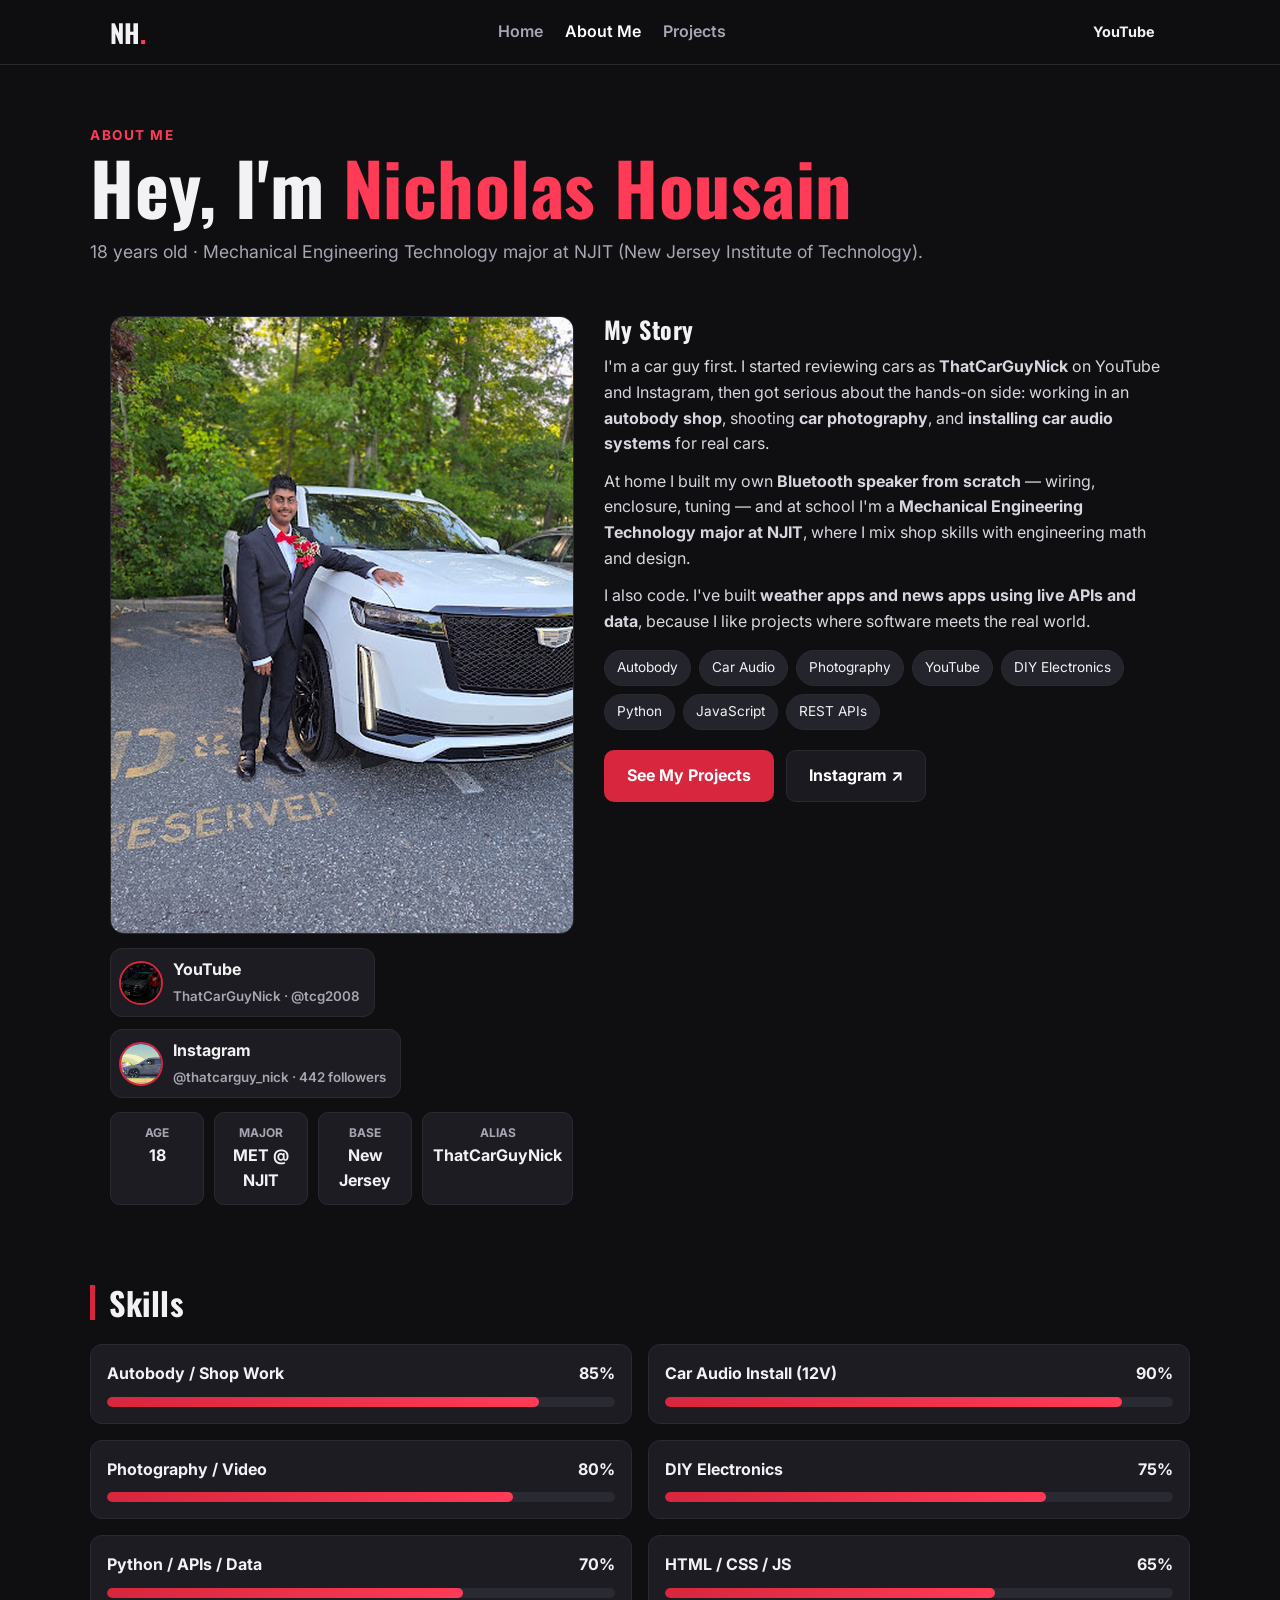
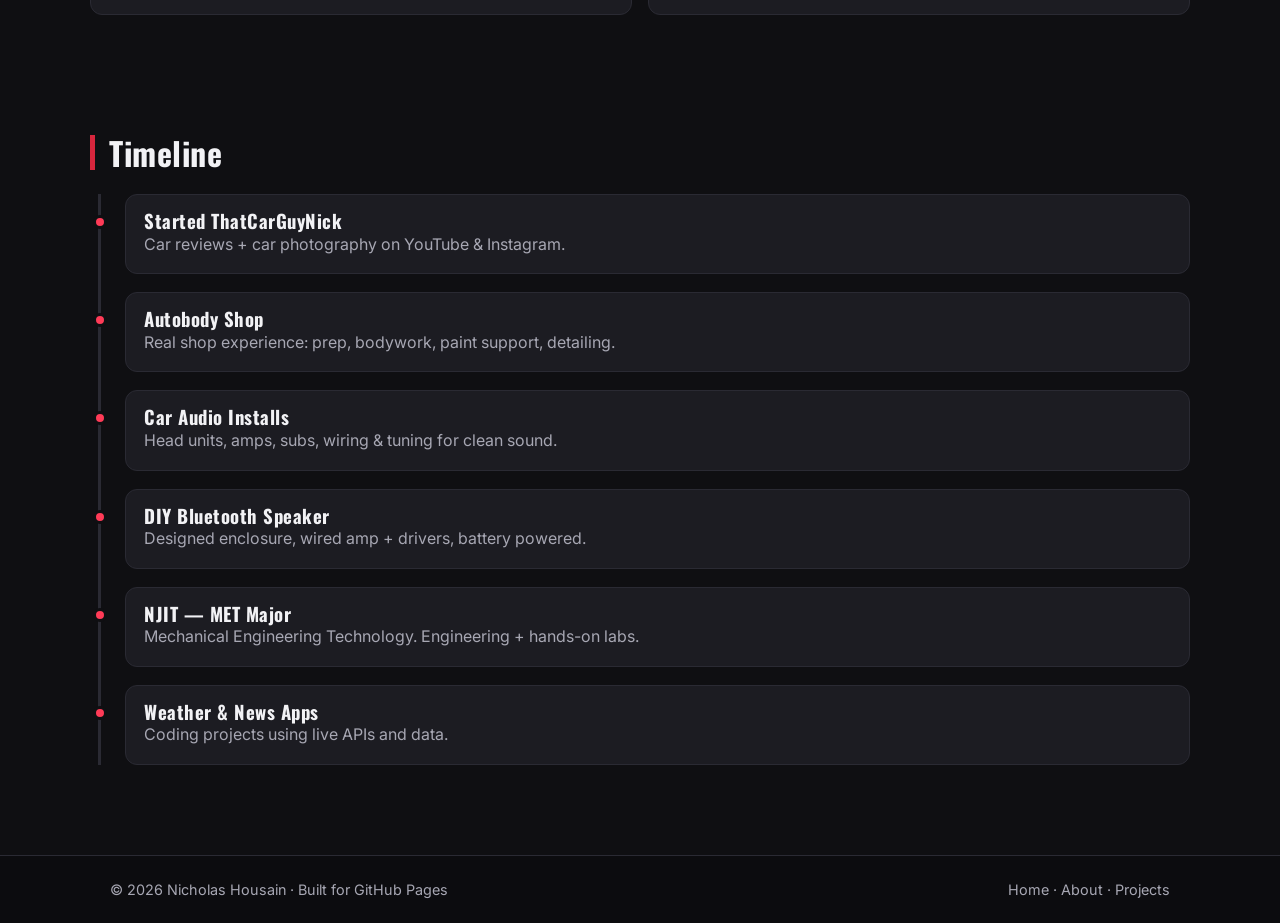
<file: about.html>
<!DOCTYPE html>
<html lang="en">
<head>
<meta charset="UTF-8" />
<meta name="viewport" content="width=device-width, initial-scale=1.0" />
<title>About Me — Nicholas Housain</title>
<link rel="stylesheet" href="css/style.css" />
<link href="https://fonts.googleapis.com/css2?family=Inter:wght@400;500;600;700;800&family=Oswald:wght@500;600;700&display=swap" rel="stylesheet">
</head>
<body>
<header class="nav">
  <div class="container nav-inner">
    <a href="index.html" class="logo">NH<span>.</span></a>
    <nav class="links" id="navLinks">
      <a href="index.html">Home</a>
      <a href="about.html" class="active">About Me</a>
      <a href="projects.html">Projects</a>
    </nav>
    <div class="nav-cta">
      <a class="btn btn-small" href="https://www.youtube.com/@tcg2008" target="_blank" rel="noopener">YouTube</a>
      <button class="hamburger" id="hamburger" aria-label="Menu">☰</button>
    </div>
  </div>
</header>

<section class="container section page-head">
  <p class="eyebrow">About Me</p>
  <h1>Hey, I'm <span>Nicholas Housain</span></h1>
  <p class="subtitle">18 years old · Mechanical Engineering Technology major at NJIT (New Jersey Institute of Technology).</p>
</section>

<section class="container about-grid">
  <div class="about-photo">
    <figure class="headshot">
      <img src="Photos/headshot.jpg" alt="Nicholas Housain standing next to a white Cadillac" width="768" height="1024" />
    </figure>
    <div class="channels" style="margin-top:14px">
      <a class="channel" href="https://www.youtube.com/@tcg2008" target="_blank" rel="noopener">
        <img src="Photos/youtube-profile.jpg" alt="YouTube profile" />
        <span>YouTube<br><small>ThatCarGuyNick · @tcg2008</small></span>
      </a>
      <a class="channel" href="https://www.instagram.com/thatcarguy_nick" target="_blank" rel="noopener">
        <img src="Photos/instagram-profile.jpg" alt="Instagram profile" />
        <span>Instagram<br><small>@thatcarguy_nick · 442 followers</small></span>
      </a>
    </div>
    <div class="fact-box">
      <div><strong>Age</strong><span>18</span></div>
      <div><strong>Major</strong><span>MET @ NJIT</span></div>
      <div><strong>Base</strong><span>New Jersey</span></div>
      <div><strong>Alias</strong><span>ThatCarGuyNick</span></div>
    </div>
  </div>
  <div class="about-text">
    <h2>My Story</h2>
    <p>I'm a car guy first. I started reviewing cars as <b>ThatCarGuyNick</b> on YouTube and Instagram, then got serious about the hands-on side: working in an <b>autobody shop</b>, shooting <b>car photography</b>, and <b>installing car audio systems</b> for real cars.</p>
    <p>At home I built my own <b>Bluetooth speaker from scratch</b> — wiring, enclosure, tuning — and at school I'm a <b>Mechanical Engineering Technology major at NJIT</b>, where I mix shop skills with engineering math and design.</p>
    <p>I also code. I've built <b>weather apps and news apps using live APIs and data</b>, because I like projects where software meets the real world.</p>
    <div class="tags">
      <span>Autobody</span><span>Car Audio</span><span>Photography</span><span>YouTube</span><span>DIY Electronics</span><span>Python</span><span>JavaScript</span><span>REST APIs</span>
    </div>
    <div class="hero-btns">
      <a class="btn btn-primary" href="projects.html">See My Projects</a>
      <a class="btn btn-ghost" href="https://www.instagram.com/thatcarguy_nick" target="_blank" rel="noopener">Instagram ↗</a>
    </div>
  </div>
</section>

<section class="container section">
  <h2 class="section-title">Skills</h2>
  <div class="skills">
    <div class="skill"><div class="skill-top"><span>Autobody / Shop Work</span><span>85%</span></div><div class="bar"><i style="width:85%"></i></div></div>
    <div class="skill"><div class="skill-top"><span>Car Audio Install (12V)</span><span>90%</span></div><div class="bar"><i style="width:90%"></i></div></div>
    <div class="skill"><div class="skill-top"><span>Photography / Video</span><span>80%</span></div><div class="bar"><i style="width:80%"></i></div></div>
    <div class="skill"><div class="skill-top"><span>DIY Electronics</span><span>75%</span></div><div class="bar"><i style="width:75%"></i></div></div>
    <div class="skill"><div class="skill-top"><span>Python / APIs / Data</span><span>70%</span></div><div class="bar"><i style="width:70%"></i></div></div>
    <div class="skill"><div class="skill-top"><span>HTML / CSS / JS</span><span>65%</span></div><div class="bar"><i style="width:65%"></i></div></div>
  </div>
</section>

<section class="container section">
  <h2 class="section-title">Timeline</h2>
  <div class="timeline">
    <div class="t-item"><span class="t-dot"></span><div><h3>Started ThatCarGuyNick</h3><p>Car reviews + car photography on YouTube & Instagram.</p></div></div>
    <div class="t-item"><span class="t-dot"></span><div><h3>Autobody Shop</h3><p>Real shop experience: prep, bodywork, paint support, detailing.</p></div></div>
    <div class="t-item"><span class="t-dot"></span><div><h3>Car Audio Installs</h3><p>Head units, amps, subs, wiring & tuning for clean sound.</p></div></div>
    <div class="t-item"><span class="t-dot"></span><div><h3>DIY Bluetooth Speaker</h3><p>Designed enclosure, wired amp + drivers, battery powered.</p></div></div>
    <div class="t-item"><span class="t-dot"></span><div><h3>NJIT — MET Major</h3><p>Mechanical Engineering Technology. Engineering + hands-on labs.</p></div></div>
    <div class="t-item"><span class="t-dot"></span><div><h3>Weather & News Apps</h3><p>Coding projects using live APIs and data.</p></div></div>
  </div>
</section>

<footer>
  <div class="container foot">
    <p>© <span id="year"></span> Nicholas Housain · Built for GitHub Pages</p>
    <p><a href="index.html">Home</a> · <a href="about.html">About</a> · <a href="projects.html">Projects</a></p>
  </div>
</footer>
<script src="js/main.js"></script>
</body>
</html>
</file>
<file: css/style.css>
:root{
  --bg:#0f0f12; --bg2:#17171c; --card:#1c1c22; --line:#2a2a33;
  --text:#f2f2f5; --muted:#a7a7b3; --red:#d7263d; --red2:#ff3b57;
  --radius:14px; --max:1100px;
}
*{box-sizing:border-box;margin:0;padding:0}
body{background:var(--bg);color:var(--text);font-family:Inter,system-ui,sans-serif;line-height:1.6}
h1,h2,h3{font-family:Oswald,Inter,sans-serif;letter-spacing:.5px;line-height:1.1}
h1{font-size:clamp(2.5rem,6vw,4.5rem)} h1 span{color:var(--red2)}
a{color:inherit;text-decoration:none}
img{max-width:100%;display:block}
.container{max-width:var(--max);margin:0 auto;padding:0 20px}
.section{padding:60px 0}
.section-title{font-size:2rem;margin-bottom:24px;border-left:5px solid var(--red);padding-left:14px}
.eyebrow{color:var(--red2);font-weight:700;text-transform:uppercase;font-size:.85rem;letter-spacing:1.5px}
.subtitle{color:var(--muted);margin:12px 0 20px;font-size:1.1rem}

/* NAV */
.nav{position:sticky;top:0;z-index:50;background:rgba(15,15,18,.92);backdrop-filter:blur(8px);border-bottom:1px solid var(--line)}
.nav-inner{display:flex;align-items:center;justify-content:space-between;height:64px}
.logo{font-family:Oswald;font-size:1.6rem;font-weight:700}.logo span{color:var(--red2)}
.links{display:flex;gap:22px}
.links a{color:var(--muted);font-weight:600}.links a.active,.links a:hover{color:#fff}
.nav-cta{display:flex;gap:10px;align-items:center}
.hamburger{display:none;background:none;border:1px solid var(--line);color:#fff;border-radius:8px;padding:6px 10px;font-size:1.1rem;cursor:pointer}

/* BUTTONS */
.btn{display:inline-block;padding:12px 22px;border-radius:10px;font-weight:700;border:1px solid transparent;cursor:pointer;transition:.2s}
.btn-primary{background:var(--red);color:#fff}.btn-primary:hover{background:var(--red2);transform:translateY(-1px)}
.btn-ghost{border-color:var(--line);color:#fff;background:#1a1a20}.btn-ghost:hover{border-color:var(--red2)}
.btn-small{padding:8px 14px;font-size:.9rem;border-radius:8px}
.link{color:var(--red2);font-weight:700}

/* HERO */
.hero{position:relative;overflow:hidden;padding:60px 0 40px;border-bottom:1px solid var(--line)}
.hero-bg{position:absolute;inset:0;background:radial-gradient(600px 300px at 80% 10%,rgba(215,38,61,.25),transparent),linear-gradient(180deg,#17171c,#0f0f12)}
.hero-grid{position:relative;display:grid;grid-template-columns:1.1fr .9fr;gap:36px;align-items:center}
.hero-btns{display:flex;gap:12px;margin:20px 0;flex-wrap:wrap}
.socials{display:flex;gap:14px;color:var(--muted);font-weight:600;flex-wrap:wrap}.socials a:hover{color:#fff}
.hero-card{background:var(--card);border:1px solid var(--line);border-radius:var(--radius);overflow:hidden}
.hero-card img{height:260px;width:100%;object-fit:cover}
.hero-card-body{padding:18px}
.stat-row{display:flex;gap:26px;margin-bottom:10px}.stat-row strong{display:block;font-size:1.5rem}.stat-row span{color:var(--muted);font-size:.85rem}
.note{color:var(--muted);font-size:.95rem}

/* CARDS */
.cards-3{display:grid;grid-template-columns:repeat(3,1fr);gap:18px}
.card{background:var(--card);border:1px solid var(--line);border-radius:var(--radius);padding:24px;transition:.2s}
.card:hover{border-color:var(--red);transform:translateY(-3px)}
.card .icon{font-size:2rem;margin-bottom:10px}
.card h3{margin-bottom:8px}.card p{color:var(--muted);margin-bottom:12px}

/* STRIP */
.strip{background:var(--bg2);border-top:1px solid var(--line);border-bottom:1px solid var(--line);padding:50px 0;margin-top:20px}
.strip-grid{display:grid;grid-template-columns:1.2fr .8fr;gap:30px;align-items:center}
.strip p{color:var(--muted);margin:10px 0 18px}
.checklist{list-style:none;background:var(--card);border:1px solid var(--line);border-radius:var(--radius);padding:20px 24px}
.checklist li{padding:8px 0;border-bottom:1px solid var(--line)}.checklist li:last-child{border:0}

/* ABOUT */
.page-head{padding-bottom:10px}
.about-grid{display:grid;grid-template-columns:.9fr 1.1fr;gap:30px;padding:20px;align-items:start}
.about-photo img{border-radius:var(--radius);height:340px;width:100%;object-fit:cover;border:1px solid var(--line)}
.headshot{margin:0}
.headshot img{height:auto;aspect-ratio:3/4;object-position:center 20%}
.fact-box{display:grid;grid-template-columns:repeat(4,1fr);gap:10px;margin-top:14px}
.fact-box div{background:var(--card);border:1px solid var(--line);border-radius:10px;padding:10px;text-align:center}
.fact-box strong{display:block;font-size:.75rem;color:var(--muted);text-transform:uppercase}
.fact-box span{font-weight:700}
.about-text h2{margin-bottom:12px}.about-text p{color:#d6d6de;margin-bottom:12px}
.tags{display:flex;flex-wrap:wrap;gap:8px;margin:16px 0 20px}
.tags span{background:#24242c;border:1px solid var(--line);padding:6px 12px;border-radius:99px;font-size:.85rem}

/* SKILLS */
.skills{display:grid;grid-template-columns:1fr 1fr;gap:16px}
.skill{background:var(--card);border:1px solid var(--line);border-radius:12px;padding:16px}
.skill-top{display:flex;justify-content:space-between;font-weight:700;margin-bottom:10px}
.bar{background:#2a2a33;border-radius:99px;height:10px;overflow:hidden}
.bar i{display:block;height:100%;background:linear-gradient(90deg,var(--red),var(--red2));border-radius:99px}

/* TIMELINE */
.timeline{border-left:3px solid var(--line);margin-left:8px;padding-left:24px;display:grid;gap:18px}
.t-item{position:relative;background:var(--card);border:1px solid var(--line);border-radius:12px;padding:16px 18px}
.t-dot{position:absolute;left:-33px;top:20px;width:14px;height:14px;background:var(--red2);border-radius:50%;border:3px solid var(--bg)}
.t-item p{color:var(--muted)}

/* PROJECTS */
.filters{display:flex;gap:10px;margin-top:16px;flex-wrap:wrap}
.filter{background:var(--card);border:1px solid var(--line);color:var(--muted);padding:9px 16px;border-radius:99px;font-weight:700;cursor:pointer}
.filter.active,.filter:hover{background:var(--red);color:#fff;border-color:var(--red)}
.proj-grid{display:grid;grid-template-columns:repeat(3,1fr);gap:18px;padding-bottom:20px}
.proj{padding:0;overflow:hidden;display:flex;flex-direction:column}
.proj img{height:190px;width:100%;object-fit:cover;cursor:zoom-in}
.proj-body{padding:18px;display:flex;flex-direction:column;gap:10px;flex:1}
.pill{font-size:.78rem;background:#2a1216;border:1px solid #5a1f28;color:#ff8ba0;padding:4px 10px;border-radius:99px;width:fit-content;font-weight:700}
.proj-body p{color:var(--muted);font-size:.95rem}
.proj-links{display:flex;gap:8px;margin-top:auto;flex-wrap:wrap}
.meta{color:var(--muted);font-size:.85rem}
.proj.hide{display:none}

/* LIGHTBOX */
.lightbox{position:fixed;inset:0;background:rgba(0,0,0,.85);display:none;align-items:center;justify-content:center;z-index:99;padding:20px}
.lightbox.open{display:flex}
.lightbox img{max-width:90%;max-height:85vh;border-radius:12px}
#lightboxClose{position:absolute;top:20px;right:28px;font-size:1.6rem;cursor:pointer;background:#222;border:1px solid var(--line);border-radius:8px;padding:4px 12px}

/* CONTACT */
.contact-grid{display:grid;grid-template-columns:1fr 1fr;gap:26px;background:var(--card);border:1px solid var(--line);border-radius:var(--radius);padding:28px}
.form{display:grid;gap:12px}
.form input,.form textarea{background:#121216;border:1px solid var(--line);color:#fff;border-radius:10px;padding:12px;font:inherit}
.form input:focus,.form textarea:focus{outline:none;border-color:var(--red2)}
.form-msg{font-size:.9rem;color:#7CFC98}
.center{text-align:center}.center p{color:var(--muted);margin:10px 0 18px}

/* FOOTER */
footer{border-top:1px solid var(--line);padding:22px 0;margin-top:30px;background:#0c0c0f}
.foot{display:flex;justify-content:space-between;color:var(--muted);font-size:.9rem;flex-wrap:wrap;gap:8px}
.foot a:hover{color:#fff}

/* REVEAL */
.reveal{opacity:0;transform:translateY(14px);transition:.5s}
.reveal.show{opacity:1;transform:none}

/* CHANNELS + AVATARS */
.channels{display:flex;gap:12px;flex-wrap:wrap}
.channel{display:flex;align-items:center;gap:10px;background:var(--card);border:1px solid var(--line);border-radius:12px;padding:8px 14px 8px 8px;font-weight:700}
.channel:hover{border-color:var(--red2)}
.channel img{width:44px;height:44px;border-radius:50%;object-fit:cover;border:2px solid var(--red)}
.channel small{color:var(--muted);font-weight:600}

@media(max-width:900px){
  .hero-grid,.about-grid,.strip-grid,.contact-grid{grid-template-columns:1fr}
  .cards-3,.proj-grid,.skills{grid-template-columns:1fr 1fr}
  .fact-box{grid-template-columns:repeat(2,1fr)}
}
@media(max-width:640px){
  .links{display:none;position:absolute;top:64px;left:0;right:0;background:#141419;flex-direction:column;padding:16px 20px;border-bottom:1px solid var(--line)}
  .links.open{display:flex}
  .hamburger{display:block}
  .cards-3,.proj-grid,.skills{grid-template-columns:1fr}
}
</file>
